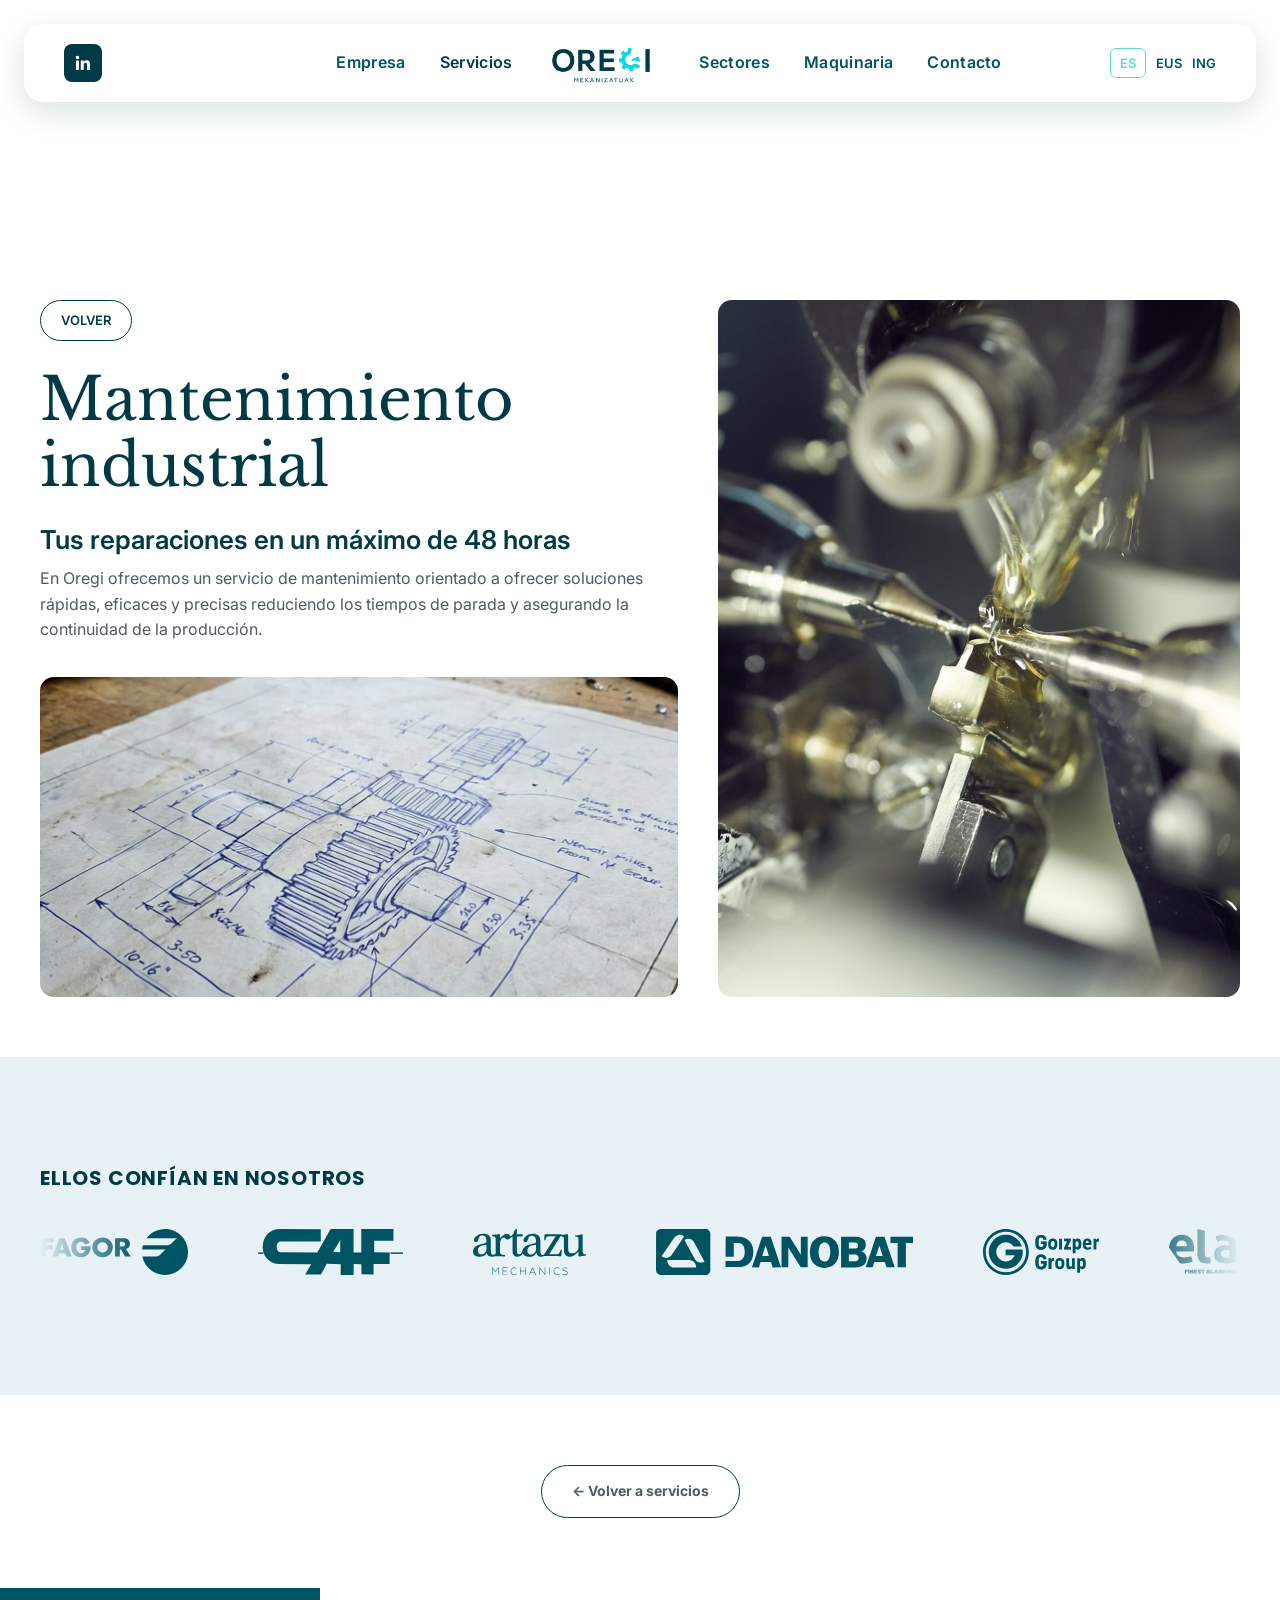
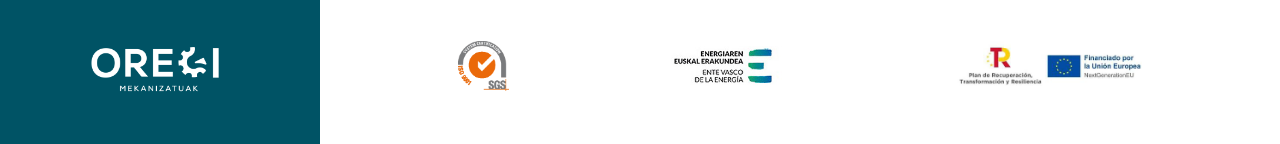
<file: servicios/mantenimiento-industrial.html>
<!DOCTYPE html>
<html lang="es" data-title-key="mantenimiento.pageTitle">
<head>
<meta charset="UTF-8" />
<meta name="viewport" content="width=device-width, initial-scale=1.0" />
<title>Mantenimiento industrial — Oregi Mekanizatuak</title>
<meta name="description" content="Servicio de mantenimiento industrial rápido, eficaz y preciso que reduce los tiempos de parada y asegura la continuidad de la producción. Oregi Mekanizatuak, Bergara." />
<link rel="preconnect" href="https://fonts.googleapis.com" />
<link rel="preconnect" href="https://fonts.gstatic.com" crossorigin />
<link href="https://fonts.googleapis.com/css2?family=Poppins:wght@500;600;700&family=Inter:wght@400;500;600&family=Libre+Baskerville:ital@0;1&display=swap" rel="stylesheet" />
<link rel="icon" href="../img/favicon.ico" sizes="any" />
<link rel="icon" type="image/png" sizes="32x32" href="../img/favicon-32x32.png" />
<link rel="icon" type="image/png" sizes="192x192" href="../img/favicon-192x192.png" />
<link rel="apple-touch-icon" href="../img/apple-touch-icon.png" />
<link rel="stylesheet" href="../css/style.css?v=104" />
</head>
<body>

<nav class="site-nav">
  <div class="container">
    <a class="nav-social" href="#" aria-label="LinkedIn" target="_blank" rel="noopener">
      <svg viewBox="0 0 24 24"><path d="M20.447 20.452h-3.554v-5.569c0-1.328-.027-3.037-1.852-3.037-1.853 0-2.136 1.445-2.136 2.939v5.667H9.351V9h3.414v1.561h.046c.477-.9 1.637-1.85 3.37-1.85 3.601 0 4.267 2.37 4.267 5.455v6.286zM5.337 7.433c-1.144 0-2.063-.926-2.063-2.065 0-1.138.92-2.063 2.063-2.063 1.14 0 2.064.925 2.064 2.063 0 1.139-.925 2.065-2.064 2.065zm1.782 13.019H3.555V9h3.564v11.452z"/></svg>
    </a>
    <div class="nav-side nav-side-left">
      <ul class="nav-links">
        <li><a href="../index.html#empresa" data-i18n="nav.empresa">Empresa</a></li>
        <li><a href="../index.html#servicios" class="active" data-i18n="nav.servicios">Servicios</a></li>
      </ul>
    </div>
    <a href="../index.html" class="nav-logo"><img src="../img/logo-oregi-color.png" alt="Oregi Mekanizatuak" /></a>
    <div class="nav-side nav-side-right">
      <ul class="nav-links">
        <li><a href="../index.html#sectores" data-i18n="nav.sectores">Sectores</a></li>
        <li><a href="../index.html#maquinaria" data-i18n="nav.maquinaria">Maquinaria</a></li>
        <li><a href="../index.html#contacto" data-i18n="nav.contacto">Contacto</a></li>
      </ul>
    </div>
    <div class="nav-lang">
      <span class="active" data-lang="es">ES</span>
      <span data-lang="eu">EUS</span>
      <span data-lang="en">ING</span>
    </div>
    <button class="nav-toggle" id="navToggle" aria-label="Abrir menú" data-i18n-attr="aria-label:nav.toggleAria"><span></span><span></span><span></span></button>
  </div>
</nav>

<section class="service-hero">
  <div class="container service-hero-grid top-align">
    <div class="reveal">
      <a href="../index.html#servicios" class="back-btn" data-i18n="common.back">VOLVER</a>
      <h1 data-i18n="mantenimiento.hero.title">Mantenimiento<br />industrial</h1>
      <p class="service-hero-lead lead-lg" data-i18n="mantenimiento.hero.lead">Tus reparaciones en un máximo de 48 horas</p>
      <p style="margin-top:6px;font-size:16px" data-i18n="mantenimiento.hero.text">En Oregi ofrecemos un servicio de mantenimiento orientado a ofrecer soluciones rápidas, eficaces y precisas reduciendo los tiempos de parada y asegurando la continuidad de la producción.</p>
      <video class="hero-video-block" src="../video/mantenimiento-hero.mp4" poster="../img/mantenimiento-hero-poster.jpg" autoplay muted loop playsinline></video>
    </div>
    <div class="service-hero-art reveal">
      <img src="../img/machine-tool.jpg" alt="Mantenimiento de maquinaria industrial en Oregi" data-i18n-attr="alt:mantenimiento.photoAlt" />
    </div>
  </div>
</section>

<section class="section-tint">
  <div class="container">
    <div class="section-head reveal" style="margin-bottom:20px">
      <h2 style="font-size:20px;letter-spacing:0.04em;text-transform:uppercase" data-i18n="clients.title">Ellos confían en nosotros</h2>
    </div>
    <div class="clients-marquee">
      <div class="clients-track">
        <img src="../img/clients/fagor.svg" alt="Fagor" />
        <img src="../img/clients/caf.svg" alt="CAF" />
        <img src="../img/clients/artazu.svg" alt="Artazu Mechanics" />
        <img src="../img/clients/danobat.svg" alt="Danobat" />
        <img src="../img/clients/goizper.svg" alt="Goizper Group" />
        <img src="../img/clients/elay.svg" alt="Elay" />
        <img src="../img/clients/urola.svg" alt="Urola" />
        <img src="../img/clients/erreka.svg" alt="Erreka" />
        <img src="../img/clients/lacor.svg" alt="Lacor" />
        <img src="../img/clients/recyde.svg" alt="Recyde" />
        <img src="../img/clients/fagor.svg" alt="" aria-hidden="true" />
        <img src="../img/clients/caf.svg" alt="" aria-hidden="true" />
        <img src="../img/clients/artazu.svg" alt="" aria-hidden="true" />
        <img src="../img/clients/danobat.svg" alt="" aria-hidden="true" />
        <img src="../img/clients/goizper.svg" alt="" aria-hidden="true" />
        <img src="../img/clients/elay.svg" alt="" aria-hidden="true" />
        <img src="../img/clients/urola.svg" alt="" aria-hidden="true" />
        <img src="../img/clients/erreka.svg" alt="" aria-hidden="true" />
        <img src="../img/clients/lacor.svg" alt="" aria-hidden="true" />
        <img src="../img/clients/recyde.svg" alt="" aria-hidden="true" />
      </div>
    </div>
  </div>
</section>

<div class="cta-back">
  <a href="../index.html#servicios" data-i18n="common.backToServices">&larr; Volver a servicios</a>
</div>

<footer class="site-footer">
  <div class="footer-logo-block reveal">
    <img class="footer-logo" src="../img/logo-oregi-white.png" alt="Oregi Mekanizatuak" />
  </div>
  <div class="footer-partners reveal-group">
    <img class="badge-round" src="../img/iso-badge.png" alt="ISO 9001 SGS" />
    <img src="../img/eu-recovery-logo.png" alt="Plan de Recuperación, Transformación y Resiliencia — Financiado por la Unión Europea" />
    <img src="../img/ente-vasco-logo.jpg" alt="Ente Vasco de la Energía" />
  </div>
</footer>

<script src="../js/script.js?v=9"></script>
</body>
</html>
</file>
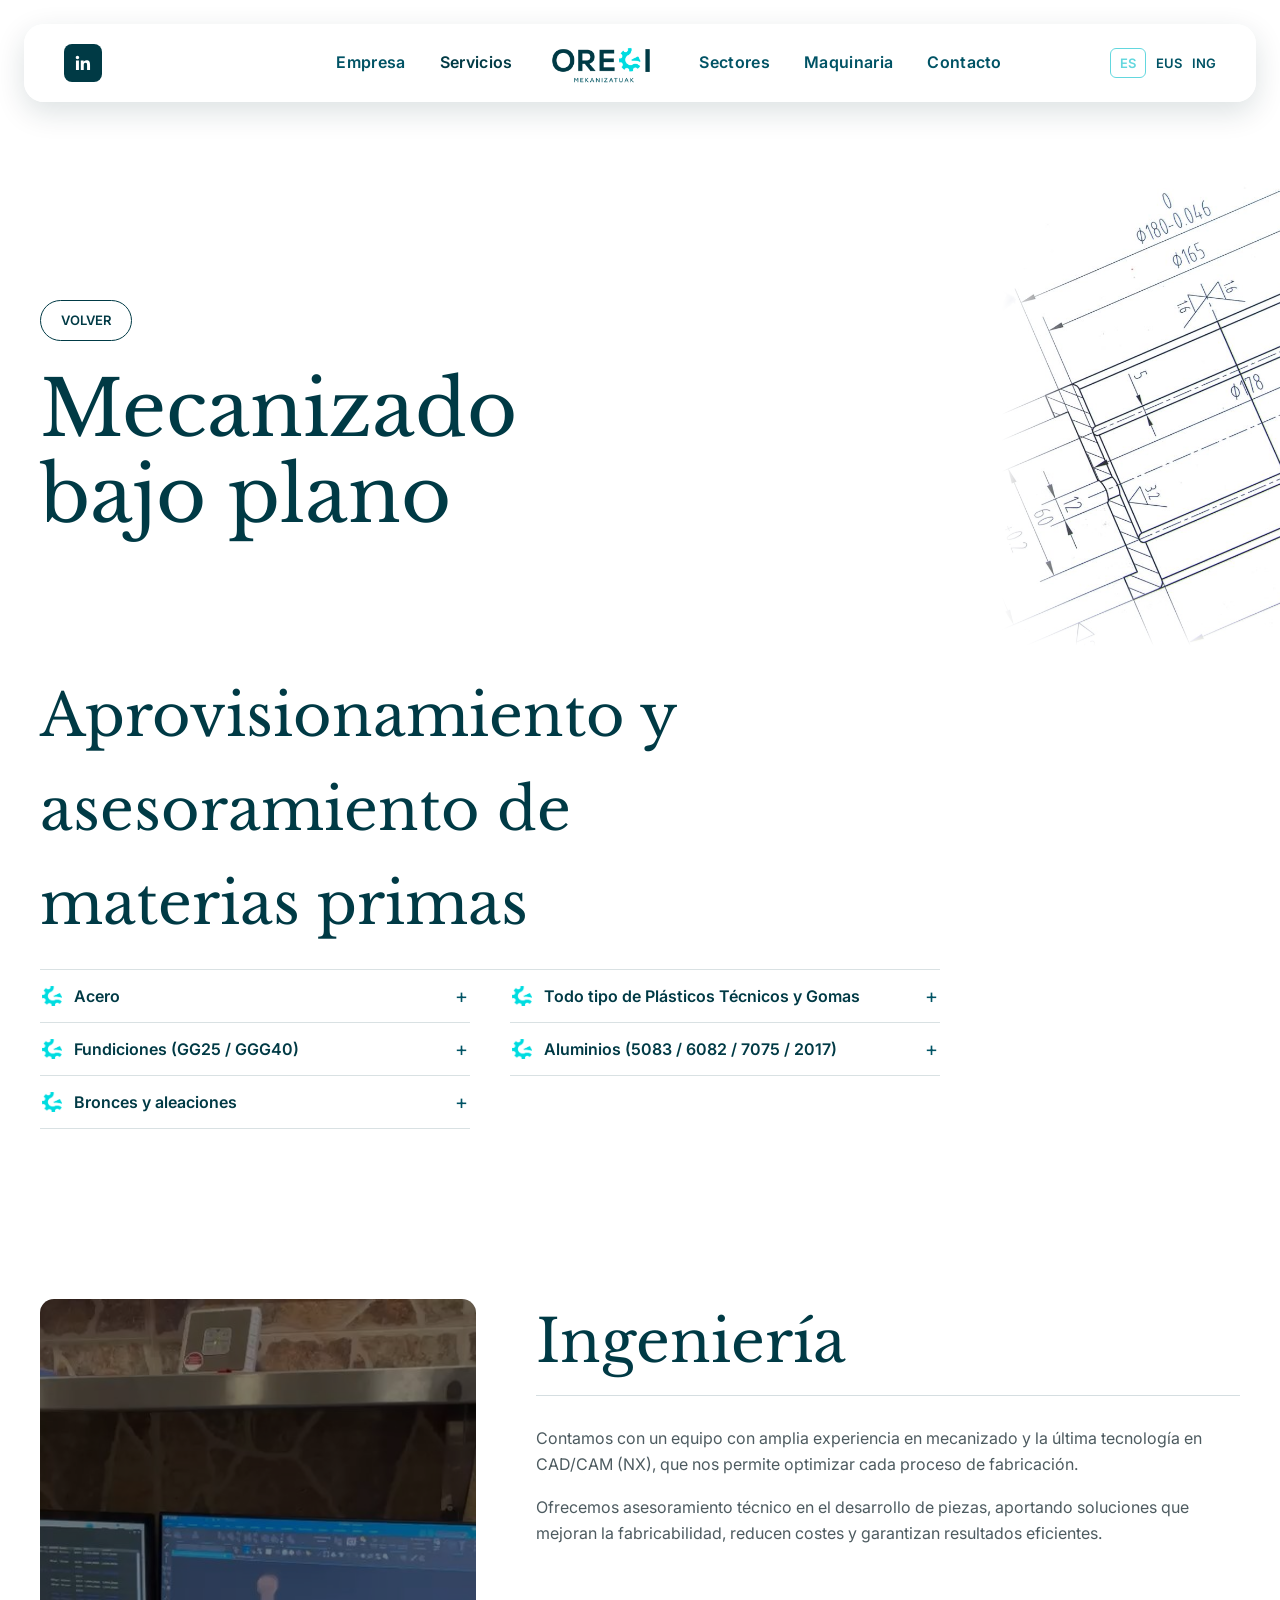
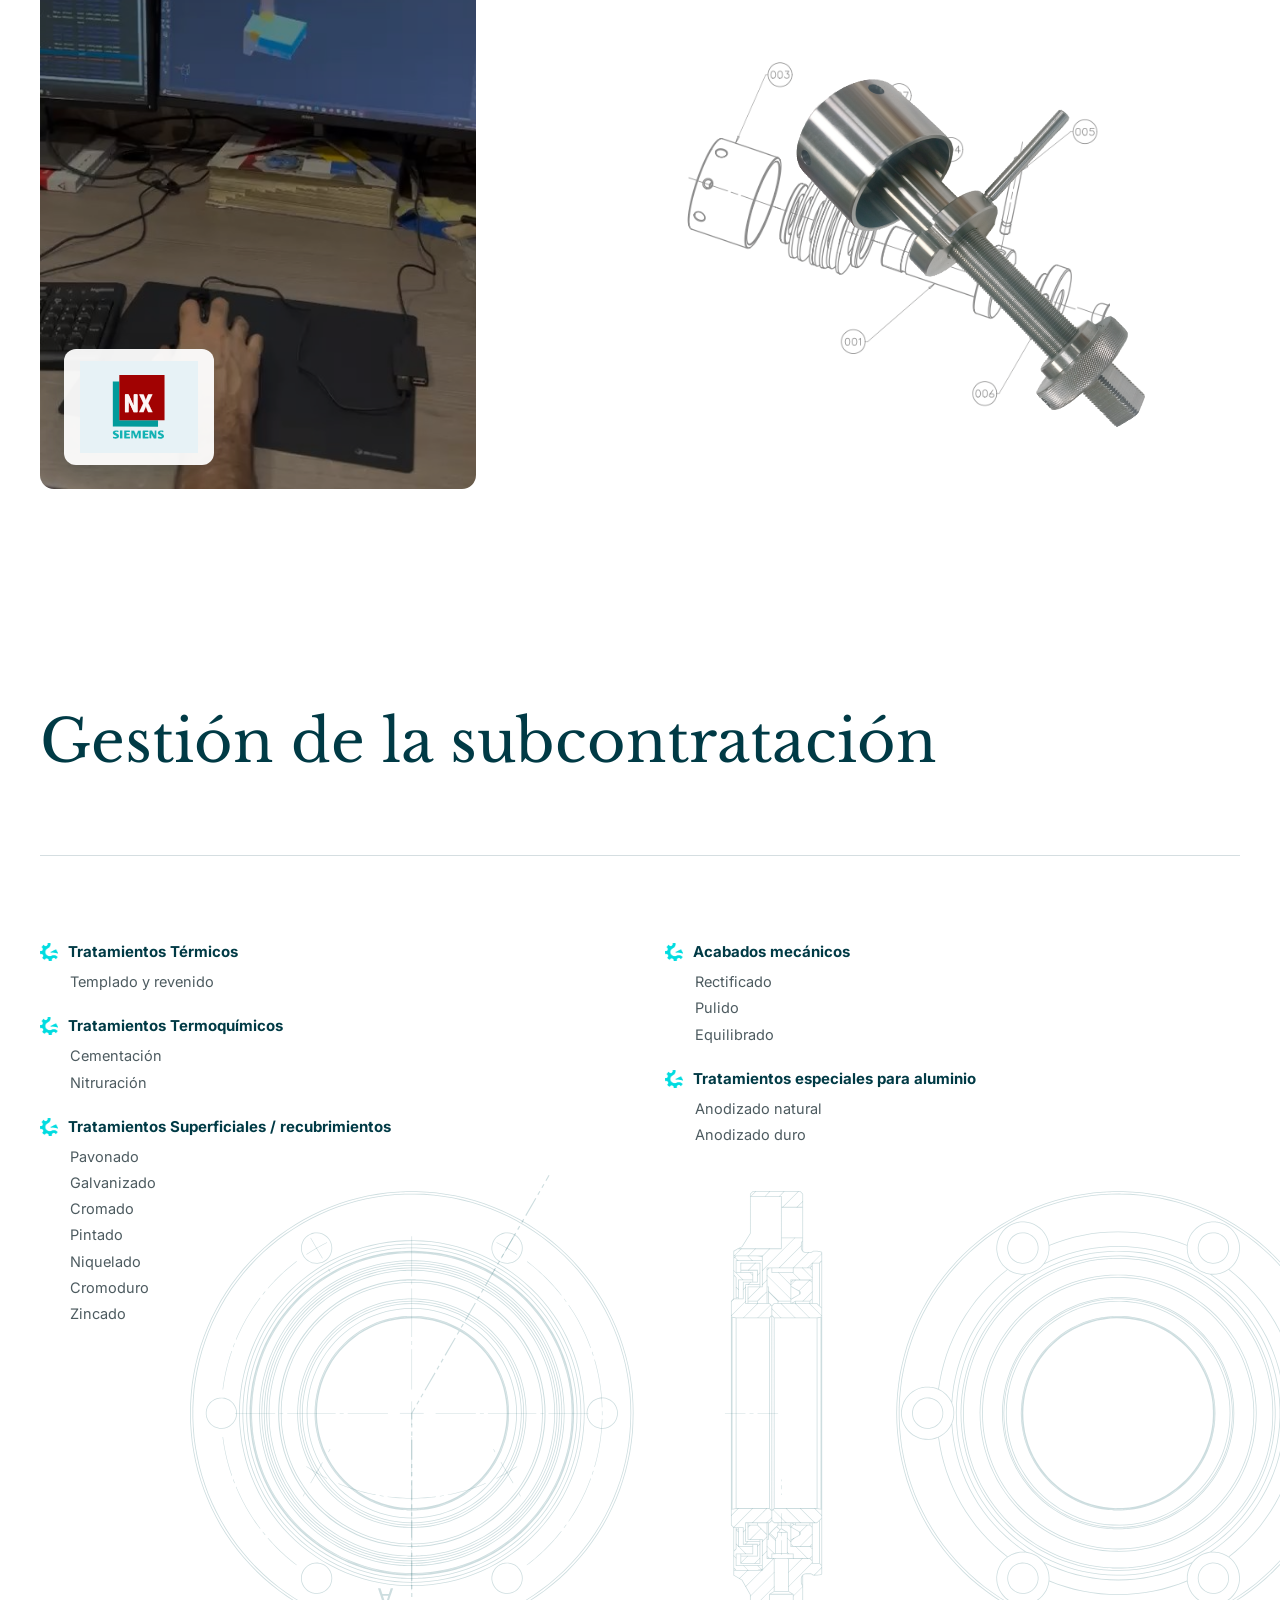
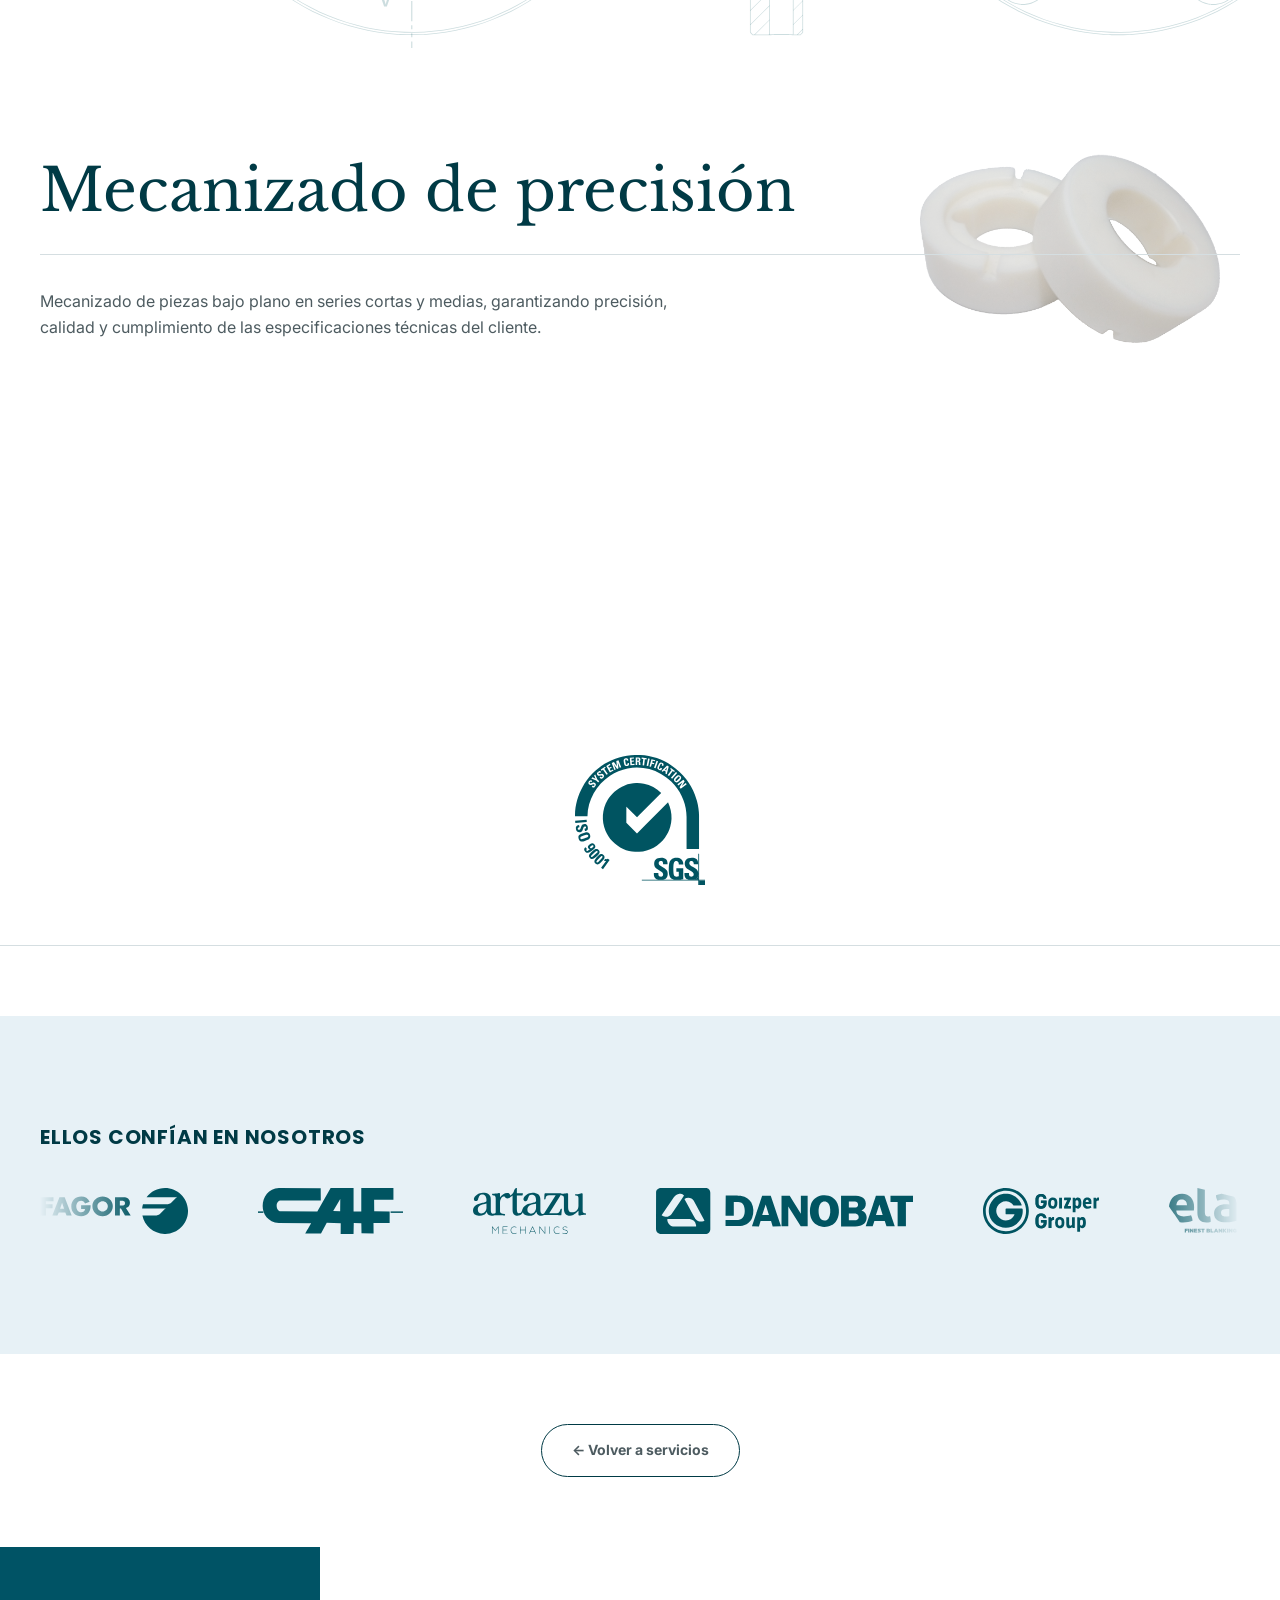
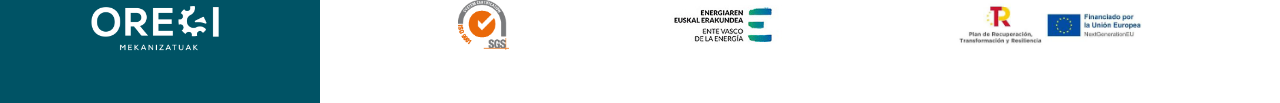
<file: servicios/mecanizado-bajo-plano.html>
<!DOCTYPE html>
<html lang="es" data-title-key="mecanizado.pageTitle">
<head>
<meta charset="UTF-8" />
<meta name="viewport" content="width=device-width, initial-scale=1.0" />
<title>Mecanizado bajo plano — Oregi Mekanizatuak</title>
<meta name="description" content="Aprovisionamiento y asesoramiento de materias primas, ingeniería CAM, gestión de subcontratación y verificación final. Oregi Mekanizatuak, Bergara." />
<link rel="preconnect" href="https://fonts.googleapis.com" />
<link rel="preconnect" href="https://fonts.gstatic.com" crossorigin />
<link href="https://fonts.googleapis.com/css2?family=Poppins:wght@500;600;700&family=Inter:wght@400;500;600&family=Libre+Baskerville:ital@0;1&display=swap" rel="stylesheet" />
<link rel="icon" href="../img/favicon.ico" sizes="any" />
<link rel="icon" type="image/png" sizes="32x32" href="../img/favicon-32x32.png" />
<link rel="icon" type="image/png" sizes="192x192" href="../img/favicon-192x192.png" />
<link rel="apple-touch-icon" href="../img/apple-touch-icon.png" />
<link rel="stylesheet" href="../css/style.css?v=104" />
</head>
<body>

<nav class="site-nav">
  <div class="container">
    <a class="nav-social" href="#" aria-label="LinkedIn" target="_blank" rel="noopener">
      <svg viewBox="0 0 24 24"><path d="M20.447 20.452h-3.554v-5.569c0-1.328-.027-3.037-1.852-3.037-1.853 0-2.136 1.445-2.136 2.939v5.667H9.351V9h3.414v1.561h.046c.477-.9 1.637-1.85 3.37-1.85 3.601 0 4.267 2.37 4.267 5.455v6.286zM5.337 7.433c-1.144 0-2.063-.926-2.063-2.065 0-1.138.92-2.063 2.063-2.063 1.14 0 2.064.925 2.064 2.063 0 1.139-.925 2.065-2.064 2.065zm1.782 13.019H3.555V9h3.564v11.452z"/></svg>
    </a>
    <div class="nav-side nav-side-left">
      <ul class="nav-links">
        <li><a href="../index.html#empresa" data-i18n="nav.empresa">Empresa</a></li>
        <li><a href="../index.html#servicios" class="active" data-i18n="nav.servicios">Servicios</a></li>
      </ul>
    </div>
    <a href="../index.html" class="nav-logo"><img src="../img/logo-oregi-color.png" alt="Oregi Mekanizatuak" /></a>
    <div class="nav-side nav-side-right">
      <ul class="nav-links">
        <li><a href="../index.html#sectores" data-i18n="nav.sectores">Sectores</a></li>
        <li><a href="../index.html#maquinaria" data-i18n="nav.maquinaria">Maquinaria</a></li>
        <li><a href="../index.html#contacto" data-i18n="nav.contacto">Contacto</a></li>
      </ul>
    </div>
    <div class="nav-lang">
      <span class="active" data-lang="es">ES</span>
      <span data-lang="eu">EUS</span>
      <span data-lang="en">ING</span>
    </div>
    <button class="nav-toggle" id="navToggle" aria-label="Abrir menú" data-i18n-attr="aria-label:nav.toggleAria"><span></span><span></span><span></span></button>
  </div>
</nav>

<section class="service-hero">
  <img class="service-hero-blueprint" src="../img/blueprint.jpg" alt="Plano técnico de mecanizado" data-i18n-attr="alt:mecanizado.blueprintAlt" />
  <div class="container service-hero-grid single-col">
    <div class="service-hero-text reveal">
      <a href="../index.html#servicios" class="back-btn" data-i18n="common.back">VOLVER</a>
      <h1 data-i18n="mecanizado.hero.title">Mecanizado<br />bajo plano</h1>

      <div class="hero-sub-grid">
        <p class="service-hero-lead" data-i18n="mecanizado.hero.lead">Aprovisionamiento y asesoramiento de materias&nbsp;primas</p>

        <div class="accordion reveal-group" id="materialsAccordion">
          <div class="accordion-item">
            <button class="accordion-trigger">
              <img class="gear-ico" src="../img/gear-icon.png" alt="" />
              <span class="label" data-i18n="mecanizado.materials.acero.label">Acero</span>
              <span class="plus">+</span>
            </button>
            <div class="accordion-panel">
              <div class="accordion-panel-inner" data-i18n="mecanizado.materials.acero.panel">Aceros de construcción, bonificados y de cementación para todo tipo de aplicaciones mecánicas.</div>
            </div>
          </div>
          <div class="accordion-item">
            <button class="accordion-trigger">
              <img class="gear-ico" src="../img/gear-icon.png" alt="" />
              <span class="label" data-i18n="mecanizado.materials.plasticos.label">Todo tipo de Plásticos Técnicos y Gomas</span>
              <span class="plus">+</span>
            </button>
            <div class="accordion-panel">
              <div class="accordion-panel-inner" data-i18n="mecanizado.materials.plasticos.panel">Nylon, POM, PTFE, PEEK y elastómeros técnicos mecanizables bajo plano.</div>
            </div>
          </div>
          <div class="accordion-item">
            <button class="accordion-trigger">
              <img class="gear-ico" src="../img/gear-icon.png" alt="" />
              <span class="label" data-i18n="mecanizado.materials.fundiciones.label">Fundiciones (GG25 / GGG40)</span>
              <span class="plus">+</span>
            </button>
            <div class="accordion-panel">
              <div class="accordion-panel-inner" data-i18n="mecanizado.materials.fundiciones.panel">Fundición gris y nodular para piezas de alta exigencia mecánica.</div>
            </div>
          </div>
          <div class="accordion-item">
            <button class="accordion-trigger">
              <img class="gear-ico" src="../img/gear-icon.png" alt="" />
              <span class="label" data-i18n="mecanizado.materials.aluminios.label">Aluminios (5083 / 6082 / 7075 / 2017)</span>
              <span class="plus">+</span>
            </button>
            <div class="accordion-panel">
              <div class="accordion-panel-inner" data-i18n="mecanizado.materials.aluminios.panel">Aleaciones de aluminio de uso estructural y aeronáutico.</div>
            </div>
          </div>
          <div class="accordion-item">
            <button class="accordion-trigger">
              <img class="gear-ico" src="../img/gear-icon.png" alt="" />
              <span class="label" data-i18n="mecanizado.materials.bronces.label">Bronces y aleaciones</span>
              <span class="plus">+</span>
            </button>
            <div class="accordion-panel">
              <div class="accordion-panel-inner" data-i18n="mecanizado.materials.bronces.panel">Bronces de alta resistencia al desgaste para componentes de precisión.</div>
            </div>
          </div>
        </div>
      </div>
    </div>
  </div>
</section>

<section class="section-light ingenieria-section">
  <div class="container ingenieria-grid">
    <h3 class="ingenieria-title reveal" data-i18n="mecanizado.ingenieria.title">Ingeniería</h3>
    <div class="ingenieria-media reveal">
      <video class="eng-photo" src="../video/ingenieria-media.mp4" poster="../img/ingenieria-poster.jpg" autoplay muted loop playsinline></video>
      <img class="nx-logo-overlay" src="../img/nx-siemens-logo.svg" alt="Siemens NX" />
    </div>
    <div class="ingenieria-text reveal">
      <div class="ingenieria-divider"></div>
      <div class="ingenieria-body">
        <div class="ingenieria-paragraphs">
          <p data-i18n="mecanizado.ingenieria.p1">Contamos con un equipo con amplia experiencia en mecanizado y la última tecnología en CAD/CAM (NX), que nos permite optimizar cada proceso de fabricación.</p>
          <p data-i18n="mecanizado.ingenieria.p2">Ofrecemos asesoramiento técnico en el desarrollo de piezas, aportando soluciones que mejoran la fabricabilidad, reducen costes y garantizan resultados eficientes.</p>
        </div>
      </div>
      <div class="subcontrata-art">
        <img class="subcontrata-art-bg" src="../img/exploded-lineart.png?v=2" alt="" />
        <img class="subcontrata-art-fg" src="../img/exploded-detail.svg" alt="Despiece técnico de una pieza mecanizada" data-i18n-attr="alt:mecanizado.explodedAlt" />
      </div>
    </div>
  </div>
</section>

<section class="section-light subcontrata-section">
  <img class="subcontrata-plano reveal" src="../img/subcontrata-plano.svg" alt="Plano técnico de pieza mecanizada" data-i18n-attr="alt:mecanizado.subcontrataPlanoAlt" />
  <div class="container treatments-grid reveal-group">
    <h3 data-i18n="mecanizado.subcontrata.title">Gestión de la subcontratación</h3>
    <div class="treatments-divider" style="grid-column:1/-1"></div>
    <div class="treatment-col">
      <div class="treatment-block">
        <div class="t-title">
          <img class="gear-ico" src="../img/gear-icon.png" alt="" />
          <span data-i18n="mecanizado.treat.termicos.title">Tratamientos Térmicos</span>
        </div>
        <ul><li data-i18n="mecanizado.treat.termicos.li1">Templado y revenido</li></ul>
      </div>
      <div class="treatment-block">
        <div class="t-title">
          <img class="gear-ico" src="../img/gear-icon.png" alt="" />
          <span data-i18n="mecanizado.treat.termoquimicos.title">Tratamientos Termoquímicos</span>
        </div>
        <ul><li data-i18n="mecanizado.treat.termoquimicos.li1">Cementación</li><li data-i18n="mecanizado.treat.termoquimicos.li2">Nitruración</li></ul>
      </div>
      <div class="treatment-block">
        <div class="t-title">
          <img class="gear-ico" src="../img/gear-icon.png" alt="" />
          <span data-i18n="mecanizado.treat.superficiales.title">Tratamientos Superficiales / recubrimientos</span>
        </div>
        <ul><li data-i18n="mecanizado.treat.superficiales.li1">Pavonado</li><li data-i18n="mecanizado.treat.superficiales.li2">Galvanizado</li><li data-i18n="mecanizado.treat.superficiales.li3">Cromado</li><li data-i18n="mecanizado.treat.superficiales.li4">Pintado</li><li data-i18n="mecanizado.treat.superficiales.li5">Niquelado</li><li data-i18n="mecanizado.treat.superficiales.li6">Cromoduro</li><li data-i18n="mecanizado.treat.superficiales.li7">Zincado</li></ul>
      </div>
    </div>
    <div class="treatment-col">
      <div class="treatment-block">
        <div class="t-title">
          <img class="gear-ico" src="../img/gear-icon.png" alt="" />
          <span data-i18n="mecanizado.treat.acabados.title">Acabados mecánicos</span>
        </div>
        <ul><li data-i18n="mecanizado.treat.acabados.li1">Rectificado</li><li data-i18n="mecanizado.treat.acabados.li2">Pulido</li><li data-i18n="mecanizado.treat.acabados.li3">Equilibrado</li></ul>
      </div>
      <div class="treatment-block">
        <div class="t-title">
          <img class="gear-ico" src="../img/gear-icon.png" alt="" />
          <span data-i18n="mecanizado.treat.aluminio.title">Tratamientos especiales para aluminio</span>
        </div>
        <ul><li data-i18n="mecanizado.treat.aluminio.li1">Anodizado natural</li><li data-i18n="mecanizado.treat.aluminio.li2">Anodizado duro</li></ul>
      </div>
    </div>
  </div>
</section>

<section class="section-light precision-section">
  <img class="precision-rings reveal" src="../img/plastic-rings.png" alt="Piezas de plástico mecanizadas de precisión" data-i18n-attr="alt:mecanizado.precisionRingsAlt" />
  <div class="container">
    <h3 class="reveal" data-i18n="mecanizado.precision.title">Mecanizado de precisión</h3>
    <div class="precision-divider"></div>
    <p class="reveal" data-i18n="mecanizado.precision.text">Mecanizado de piezas bajo plano en series cortas y medias, garantizando precisión, calidad y cumplimiento de las especificaciones técnicas del cliente.</p>
  </div>
</section>

<section class="section-light verificacion">
  <div class="container">
    <h3 class="reveal" data-i18n="mecanizado.control.title">Control del 100%<br />del producto.</h3>
    <img class="verificacion-seal reveal" src="../img/iso-seal-watermark.svg" alt="" />
  </div>
  <div class="verificacion-divider container"></div>
</section>

<section class="section-tint">
  <div class="container">
    <div class="section-head reveal" style="margin-bottom:20px">
      <h2 style="font-size:20px;letter-spacing:0.04em;text-transform:uppercase" data-i18n="clients.title">Ellos confían en nosotros</h2>
    </div>
    <div class="clients-marquee">
      <div class="clients-track">
        <img src="../img/clients/fagor.svg" alt="Fagor" />
        <img src="../img/clients/caf.svg" alt="CAF" />
        <img src="../img/clients/artazu.svg" alt="Artazu Mechanics" />
        <img src="../img/clients/danobat.svg" alt="Danobat" />
        <img src="../img/clients/goizper.svg" alt="Goizper Group" />
        <img src="../img/clients/elay.svg" alt="Elay" />
        <img src="../img/clients/urola.svg" alt="Urola" />
        <img src="../img/clients/erreka.svg" alt="Erreka" />
        <img src="../img/clients/lacor.svg" alt="Lacor" />
        <img src="../img/clients/recyde.svg" alt="Recyde" />
        <img src="../img/clients/fagor.svg" alt="" aria-hidden="true" />
        <img src="../img/clients/caf.svg" alt="" aria-hidden="true" />
        <img src="../img/clients/artazu.svg" alt="" aria-hidden="true" />
        <img src="../img/clients/danobat.svg" alt="" aria-hidden="true" />
        <img src="../img/clients/goizper.svg" alt="" aria-hidden="true" />
        <img src="../img/clients/elay.svg" alt="" aria-hidden="true" />
        <img src="../img/clients/urola.svg" alt="" aria-hidden="true" />
        <img src="../img/clients/erreka.svg" alt="" aria-hidden="true" />
        <img src="../img/clients/lacor.svg" alt="" aria-hidden="true" />
        <img src="../img/clients/recyde.svg" alt="" aria-hidden="true" />
      </div>
    </div>
  </div>
</section>

<div class="cta-back">
  <a href="../index.html#servicios" data-i18n="common.backToServices">&larr; Volver a servicios</a>
</div>

<footer class="site-footer">
  <div class="footer-logo-block reveal">
    <img class="footer-logo" src="../img/logo-oregi-white.png" alt="Oregi Mekanizatuak" />
  </div>
  <div class="footer-partners reveal-group">
    <img class="badge-round" src="../img/iso-badge.png" alt="ISO 9001 SGS" />
    <img src="../img/eu-recovery-logo.png" alt="Plan de Recuperación, Transformación y Resiliencia — Financiado por la Unión Europea" />
    <img src="../img/ente-vasco-logo.jpg" alt="Ente Vasco de la Energía" />
  </div>
</footer>

<script src="../js/script.js?v=9"></script>
</body>
</html>
</file>
<file: css/style.css>
/* ===================================================
   Oregi Mekanizatuak — estilos generales
=================================================== */

:root {
  --dark: #003a45;
  --teal: #005365;
  --teal-2: #004a5a;
  --light-bg: #e7f1f6;
  --cyan: #00dce0;
  --cyan-2: #63d7de;
  --white: #ffffff;
  --text-body: #4d5b60;
  --text-body-light: rgba(255, 255, 255, 0.82);
  --max: 1280px;
  --radius: 14px;
  --font-head: 'Poppins', sans-serif;
  --font-body: 'Inter', sans-serif;
  --font-head-serif: 'Libre Baskerville', serif;
}

* , *::before, *::after { box-sizing: border-box; margin: 0; padding: 0; }

html { scroll-behavior: smooth; }

body {
  font-family: var(--font-body);
  color: var(--text-body);
  background: var(--white);
  line-height: 1.6;
  -webkit-font-smoothing: antialiased;
  overflow-x: hidden;
}

img { max-width: 100%; display: block; }

a { text-decoration: none; color: inherit; }

ul { list-style: none; }

button { font-family: inherit; cursor: pointer; }

h1, h2, h3, h4 {
  font-family: var(--font-head);
  color: var(--dark);
  font-weight: 700;
  line-height: 1.12;
}

.container {
  max-width: var(--max);
  margin: 0 auto;
  padding: 0 40px;
}

.eyebrow {
  display: inline-block;
  font-size: 13px;
  font-weight: 600;
  letter-spacing: 0.14em;
  color: var(--cyan);
  margin-bottom: 14px;
}

/* ===================== NAV ===================== */

.site-nav {
  position: fixed;
  top: 24px; left: 24px; right: 24px;
  z-index: 500;
  max-width: calc(var(--max) + 40px);
  margin: 0 auto;
  background: rgba(255, 255, 255, 0.97);
  border-radius: 20px;
  backdrop-filter: blur(10px);
  -webkit-backdrop-filter: blur(10px);
  box-shadow: 0 10px 30px rgba(0, 40, 50, 0.14);
}

.site-nav .container {
  display: flex;
  align-items: center;
  justify-content: space-between;
  height: 78px;
}

.nav-side {
  display: flex;
  align-items: center;
  gap: 28px;
  flex: 1;
  min-width: 0;
}
.nav-side-left { justify-content: flex-end; }
.nav-side-right { justify-content: flex-start; }

.nav-social {
  width: 38px;
  height: 38px;
  border-radius: 8px;
  background: var(--dark);
  color: var(--white);
  display: flex;
  align-items: center;
  justify-content: center;
  flex-shrink: 0;
}
.nav-social svg { width: 20px; height: 20px; fill: var(--white); }

.nav-links {
  display: flex;
  align-items: center;
  gap: 34px;
}
.nav-links a {
  font-size: 16px;
  font-weight: 600;
  letter-spacing: 0.02em;
  color: var(--teal);
  white-space: nowrap;
  transition: color 0.2s ease;
}
.nav-links a:hover { color: var(--cyan); }
.nav-links a.active { color: var(--dark); }

.nav-logo {
  display: flex;
  align-items: center;
  justify-content: center;
  flex-shrink: 0;
  margin: 0 28px;
}
.nav-logo img { height: 46px; width: auto; }

.nav-lang {
  display: flex;
  align-items: center;
  gap: 10px;
  flex-shrink: 0;
}
.nav-lang span {
  font-size: 13px;
  font-weight: 600;
  color: var(--teal);
  cursor: pointer;
}
.nav-lang span.active {
  color: var(--cyan-2);
  border: 1.5px solid var(--cyan-2);
  border-radius: 6px;
  padding: 4px 9px;
}

.nav-toggle {
  display: none;
  width: 30px; height: 22px;
  flex-direction: column;
  justify-content: space-between;
  background: none;
  border: none;
  flex-shrink: 0;
}
.nav-toggle span { display: block; height: 2.5px; width: 100%; background: var(--dark); border-radius: 2px; }

/* ===================== HERO (home) ===================== */

.hero {
  position: relative;
  min-height: 100vh;
  display: flex;
  align-items: center;
  justify-content: center;
  padding: 120px 0;
  overflow: hidden;
  text-align: center;
}
.hero::before {
  content: "";
  position: absolute;
  inset: 0;
  background: linear-gradient(180deg, rgba(0,20,25,0.55) 0%, rgba(0,25,30,0.72) 60%, rgba(0,58,69,0.9) 100%);
  z-index: 1;
}
.hero-bg {
  position: absolute;
  inset: 0;
  width: 100%; height: 100%;
  object-fit: cover;
  z-index: 0;
}
.hero-bg-static {
  display: none;
  position: absolute;
  inset: 0;
  width: 100%; height: 100%;
  object-fit: cover;
  z-index: 0;
}
.hero-mobile-overlay { display: none; }
.hero-content {
  position: relative;
  z-index: 2;
  max-width: 980px;
  margin: 0 auto;
  display: flex;
  flex-direction: column;
  align-items: center;
}
.hero-gear {
  width: 50px;
  margin-bottom: 26px;
}
.hero h1 {
  color: var(--white);
  font-family: 'Libre Baskerville', serif;
  font-size: clamp(30px, 4.6vw, 58px);
  font-weight: 400;
  line-height: 1.3;
}
.hero h1 .hero-line { display: block; white-space: nowrap; }
.hero h1 .hero-word { display: inline-block; white-space: nowrap; }
.hero h1 .letter {
  display: inline-block;
  opacity: 0;
  transform: translateY(22px);
  animation: letterIn 0.6s ease forwards;
}
@keyframes letterIn {
  to { opacity: 1; transform: translateY(0); }
}

/* ===================== SERVICE HERO (light) ===================== */

.service-hero {
  position: relative;
  padding: 300px 0 60px;
  background: var(--white);
  overflow: hidden;
  min-height: 1050px;
}
.ingenieria-section { padding-top: 90px; }
.service-hero-blueprint {
  position: absolute;
  top: 180px;
  right: -260px;
  width: 720px;
  max-width: 42vw;
  z-index: 0;
  pointer-events: none;
  -webkit-mask-image:
    linear-gradient(to right, transparent 0%, #000 14%),
    linear-gradient(to top, transparent 0%, #000 14%);
  -webkit-mask-repeat: no-repeat, no-repeat;
  -webkit-mask-size: 100% 100%, 100% 100%;
  -webkit-mask-composite: source-in;
  mask-image:
    linear-gradient(to right, transparent 0%, #000 14%),
    linear-gradient(to top, transparent 0%, #000 14%);
  mask-repeat: no-repeat, no-repeat;
  mask-size: 100% 100%, 100% 100%;
  mask-composite: intersect;
}
.back-btn {
  display: inline-flex;
  align-items: center;
  gap: 8px;
  margin-bottom: 26px;
  border: 1.5px solid var(--dark);
  border-radius: 30px;
  padding: 9px 20px;
  font-size: 13px;
  font-weight: 600;
  color: var(--dark);
  transition: all 0.2s ease;
}
.back-btn:hover { background: var(--dark); color: var(--white); }
.service-hero-text .back-btn { display: flex; width: max-content; }

.service-hero-grid {
  display: grid;
  grid-template-columns: 1.1fr 0.9fr;
  gap: 40px;
  align-items: center;
  position: relative;
  z-index: 2;
}
.service-hero-grid.single-col { display: block; }
.service-hero-text {
  position: relative;
  z-index: 1;
  max-width: 620px;
}
.service-hero-grid.single-col .service-hero-text { max-width: 900px; }
.service-hero h1 {
  font-family: var(--font-head-serif);
  font-weight: 400;
  font-size: clamp(38px, 4.6vw, 64px);
}
.service-hero-text h1 {
  font-size: clamp(50px, 6vw, 90px);
}
.hero-sub-grid {
  margin-top: 130px;
}
.service-hero-lead {
  font-weight: 600;
  color: var(--dark);
  font-size: 17px;
  margin: 20px 0 6px;
}
.service-hero-lead.lead-lg { font-size: 26px; }
.service-hero-text .service-hero-lead {
  font-family: var(--font-head-serif);
  font-weight: 400;
  font-size: clamp(38px, 4.6vw, 64px);
  color: var(--dark);
  margin: 0 0 8px;
}
.service-hero-grid.top-align { align-items: stretch; }
.service-hero-art {
  position: relative;
  height: 100%;
}
.service-hero-art img {
  position: relative;
  z-index: 1;
  width: 100%;
  height: 100%;
  object-fit: cover;
  border-radius: var(--radius);
}
.service-hero-art img.service-hero-gear-watermark {
  position: absolute;
  top: -40px;
  right: 30px;
  width: 55%;
  height: auto;
  object-fit: contain;
  z-index: 2;
  pointer-events: none;
  mix-blend-mode: multiply;
}
.hero-video-block {
  background: var(--teal);
  border-radius: var(--radius);
  width: 100%;
  height: 320px;
  margin-top: 34px;
  object-fit: cover;
  display: block;
}
.section-divider {
  border-top: 1px solid #d5dee1;
}

/* Accordion (materials list) */
.accordion {
  margin-top: 18px;
  border-top: 1px solid rgba(0,58,69,0.15);
  display: grid;
  grid-template-columns: 1fr 1fr;
  column-gap: 40px;
}
.accordion-item { border-bottom: 1px solid rgba(0,58,69,0.15); }
.accordion-trigger {
  width: 100%;
  display: flex;
  align-items: center;
  justify-content: space-between;
  gap: 12px;
  background: none;
  border: none;
  padding: 16px 2px;
  text-align: left;
  font-size: 16px;
  font-weight: 600;
  color: var(--dark);
}
.accordion-trigger .gear-ico { flex-shrink: 0; width: 20px; height: 20px; }
.accordion-trigger .label { flex: 1; }
.accordion-trigger .plus {
  font-size: 20px;
  font-weight: 400;
  color: var(--teal);
  transition: transform 0.25s ease;
  line-height: 1;
}
.accordion-item.open .plus { transform: rotate(45deg); }
.accordion-panel {
  max-height: 0;
  overflow: hidden;
  transition: max-height 0.3s ease;
}
.accordion-item.open .accordion-panel { max-height: 300px; }
.accordion-panel-inner { padding: 0 2px 18px 38px; font-size: 15px; color: var(--text-body); }

/* ===================== SECTION GENERIC ===================== */

section { position: relative; }

.section-dark {
  background: var(--teal);
  color: var(--text-body-light);
  padding: 110px 0;
}
.section-dark h2 { color: var(--white); }
.section-light {
  background: var(--white);
  padding: 110px 0;
}
.section-tint {
  background: var(--light-bg);
  padding: 110px 0;
}

.section-head {
  display: flex;
  justify-content: space-between;
  align-items: flex-end;
  gap: 40px;
  margin-bottom: 56px;
}
.section-head h2 { font-size: clamp(30px, 3.6vw, 44px); }
.section-head p { max-width: 420px; font-size: 15px; }
.section-head-center {
  justify-content: center;
  text-align: center;
}
.section-head-center h2 {
  font-family: var(--font-head-serif);
  font-weight: 400;
  font-size: clamp(38px, 4.6vw, 64px);
}
.section-dark .section-head p { color: var(--text-body-light); }

/* Servicios */
.services-section { overflow: hidden; }

.services-layout {
  position: relative;
  display: grid;
  grid-template-columns: 1fr 1.15fr;
  gap: 60px;
  align-items: center;
}

.services-gear-bg {
  position: absolute;
  top: 50%; left: 28%;
  width: 640px;
  max-width: 60vw;
  transform: translate(-50%, -50%);
  opacity: 0.55;
  filter: brightness(0) invert(90%) sepia(12%) saturate(300%) hue-rotate(155deg);
  pointer-events: none;
  z-index: 0;
}

.services-intro {
  position: relative;
  z-index: 1;
}
.services-intro h2 {
  font-family: var(--font-head-serif);
  font-weight: 400;
  font-size: clamp(38px, 4.6vw, 64px);
  margin-bottom: 30px;
}
.services-intro p {
  font-size: 15.5px;
  max-width: 440px;
  margin-bottom: 16px;
}
.services-intro strong { color: var(--dark); }

.services-cards {
  position: relative;
  z-index: 1;
  display: flex;
  flex-direction: column;
  gap: 26px;
}
.service-card {
  position: relative;
  overflow: hidden;
  background: var(--white);
  border: 1.5px solid rgba(0, 58, 69, 0.14);
  border-radius: var(--radius);
  padding: 34px 30px;
  display: flex;
  align-items: center;
  justify-content: space-between;
  gap: 20px;
  transition: border-color 0.25s ease, box-shadow 0.25s ease;
}
.service-card:hover { border-color: var(--cyan-2); box-shadow: 0 12px 30px rgba(0, 58, 69, 0.08); }
.service-card-gear-bg {
  position: absolute;
  top: 50%; right: -20px;
  width: 150px;
  transform: translateY(-50%);
  opacity: 0.35;
  filter: brightness(0) invert(90%) sepia(12%) saturate(300%) hue-rotate(155deg);
  pointer-events: none;
  z-index: 0;
}
.service-card h3, .service-card .more-btn { position: relative; z-index: 1; }
.service-card h3 {
  font-family: var(--font-head-serif);
  font-weight: 400;
  color: var(--dark);
  font-size: clamp(24px, 2.6vw, 32px);
}
.service-card .more-btn {
  flex-shrink: 0;
  display: inline-block;
  background: var(--dark);
  border-radius: 30px;
  padding: 13px 26px;
  font-size: 12px;
  font-weight: 700;
  letter-spacing: 0.04em;
  color: var(--white);
  transition: background 0.2s ease;
}
.service-card .more-btn:hover { background: var(--teal); }

.services-strip {
  position: relative;
  z-index: 1;
  margin-top: 70px;
  width: 100%;
  height: 340px;
  overflow: hidden;
}
.services-strip img { width: 100%; height: 100%; object-fit: cover; }
.services-strip::after { content: ""; position: absolute; inset: 0; background: rgba(0,20,25,0.5); }
.services-strip .strip-logo {
  position: absolute;
  inset: 0;
  z-index: 1;
  display: flex;
  align-items: center;
  justify-content: center;
}
.services-strip .strip-logo img {
  height: 78px;
  width: auto;
  filter: drop-shadow(0 6px 24px rgba(0,0,0,0.35));
}

/* Scroll reveal */
:root { --ease-reveal: cubic-bezier(0.23, 1, 0.32, 1); }
.reveal {
  opacity: 0;
  transform: translateY(32px);
  transition: opacity 0.7s var(--ease-reveal), transform 0.7s var(--ease-reveal);
}
.reveal.in-view {
  opacity: 1;
  transform: translateY(0);
}
.reveal-group > * {
  opacity: 0;
  transform: translateY(24px);
  transition: opacity 0.6s var(--ease-reveal), transform 0.6s var(--ease-reveal);
}
.reveal-group.in-view > * { opacity: 1; transform: translateY(0); }
.reveal-group.in-view > *:nth-child(1) { transition-delay: 0ms; }
.reveal-group.in-view > *:nth-child(2) { transition-delay: 70ms; }
.reveal-group.in-view > *:nth-child(3) { transition-delay: 140ms; }
.reveal-group.in-view > *:nth-child(4) { transition-delay: 210ms; }
.reveal-group.in-view > *:nth-child(5) { transition-delay: 280ms; }
.reveal-group.in-view > *:nth-child(6) { transition-delay: 350ms; }
.reveal-group.in-view > *:nth-child(7) { transition-delay: 420ms; }
.reveal-group.in-view > *:nth-child(8) { transition-delay: 490ms; }
.reveal-group.in-view > *:nth-child(n+9) { transition-delay: 560ms; }
@media (prefers-reduced-motion: reduce) {
  .reveal, .reveal-group > * {
    transform: none !important;
    transition: opacity 0.4s ease !important;
  }
}

/* Sectores tabs */
.sectores-tabs {
  display: flex;
  flex-wrap: wrap;
  justify-content: space-between;
  border-top: 1px solid rgba(0,58,69,0.12);
  padding-top: 10px;
  margin-bottom: 60px;
}
.sectores-tabs button {
  position: relative;
  display: flex;
  align-items: center;
  justify-content: center;
  background: none;
  border: none;
  border-radius: 12px;
  padding: 26px 18px;
  font-size: 15px;
  font-weight: 600;
  color: var(--dark);
  flex: 1;
  text-align: center;
  overflow: hidden;
}
.sectores-tabs button.active { background: var(--light-bg); }
.sectores-tabs button .gear-ico {
  position: absolute;
  top: 50%; left: 50%;
  width: 64px;
  height: 64px;
  transform: translate(-58%, -55%);
  opacity: 0.16;
  z-index: 0;
}
.sectores-tabs button.active .gear-ico { opacity: 0.3; }
.sectores-tabs button span { position: relative; z-index: 1; }

#sectores { padding-bottom: 0; padding-top: 60px; }
.maquinaria-grid {
  display: grid;
  grid-template-columns: 1fr 1fr;
  align-items: stretch;
  min-height: 520px;
  margin-top: 60px;
}
.maquinaria-text {
  position: relative;
  display: flex;
  flex-direction: column;
  justify-content: center;
  padding: 60px max(40px, calc((100vw - var(--max)) / 2 + 40px)) 60px max(40px, calc((100vw - var(--max)) / 2 + 40px));
  padding-right: 50px;
}
.maquinaria-gear-bg {
  position: absolute;
  top: 50%; left: 55%;
  width: 460px;
  max-width: 60vw;
  transform: translate(-50%, -50%);
  opacity: 0.5;
  filter: brightness(0) invert(90%) sepia(12%) saturate(300%) hue-rotate(155deg);
  pointer-events: none;
  z-index: 0;
}
.maquinaria-text h3,
.maquinaria-text ul { position: relative; z-index: 1; }
.maquinaria-text h3 {
  font-family: var(--font-head-serif);
  font-weight: 400;
  font-size: clamp(38px, 4.6vw, 64px);
  margin-bottom: 26px;
}
.maquinaria-text ul { display: flex; flex-direction: column; gap: 16px; }
.maquinaria-text li {
  display: flex;
  gap: 12px;
  font-size: 15px;
  color: var(--text-body);
}
.maquinaria-text li .gear-ico { flex-shrink: 0; width: 18px; height: 18px; margin-top: 2px; }
.maquinaria-grid .photo-wrap { position: relative; height: 100%; }
.maquinaria-grid .photo-wrap img {
  width: 100%;
  height: 100%;
  object-fit: cover;
  display: block;
}

/* Historia */
.historia {
  position: relative;
}
.historia-grid {
  display: grid;
  grid-template-columns: 1.05fr 0.95fr;
  gap: 70px;
  align-items: center;
  position: relative;
  z-index: 1;
}
.historia-text-col { text-align: left; }
.historia-logo { height: 54px; margin: 0 0 34px; }
.historia h2 {
  color: var(--white);
  font-family: var(--font-head-serif);
  font-weight: 400;
  font-size: clamp(48px, 6vw, 84px);
  margin-bottom: 30px;
}
.historia-text {
  position: relative;
}
.historia-text p { position: relative; z-index: 1; margin-bottom: 20px; font-size: 15.5px; text-align: left; text-wrap: balance; }
.historia-text p strong { color: var(--white); }
.historia-gear-bg {
  position: absolute;
  top: -40px; right: -20px;
  width: 340px;
  opacity: 0.06;
  z-index: 0;
  pointer-events: none;
}
.historia-signs { position: relative; z-index: 1; display: flex; align-items: flex-end; justify-content: flex-start; gap: 60px; margin-top: 40px; flex-wrap: wrap; }
.historia-sign { width: 170px; height: auto; opacity: 0.9; }
.historia-sign-aitor { width: 130px; }

.historia-grid-alt { grid-template-columns: 0.95fr 1.05fr; }
.historia-heritage-title {
  margin: 0 0 30px;
  color: var(--white);
  font-family: var(--font-head-serif);
  font-weight: 400;
  font-size: clamp(48px, 6vw, 84px);
  line-height: 1.1;
}
.historia-heritage {
  position: relative;
  aspect-ratio: 1 / 1;
  border-radius: var(--radius);
  overflow: hidden;
}
.historia-heritage img {
  width: 100%;
  height: 100%;
  object-fit: cover;
}

/* Contacto */
.contact-grid {
  display: grid;
  grid-template-columns: 0.85fr 1.15fr;
  gap: 60px;
  align-items: start;
}
h2.contact-title {
  font-family: var(--font-head-serif);
  font-weight: 400;
  font-size: clamp(38px, 4.6vw, 64px);
  color: var(--dark);
  margin-bottom: 34px;
}
.contact-gear-ico { width: 40px; height: 40px; margin-bottom: 18px; }
.contact-info h3 {
  font-size: 19px;
  font-weight: 700;
  letter-spacing: 0.03em;
  color: var(--dark);
  margin-bottom: 10px;
}
.contact-info p,
.contact-info a.contact-mail,
.contact-info .contact-phone {
  font-family: var(--font-body);
  font-size: 17px;
  display: block;
  margin-bottom: 4px;
}
.contact-info .contact-phone { margin-top: 16px; }
.contact-info a.contact-mail,
.contact-info .contact-phone {
  font-weight: 700;
  color: var(--dark);
}

.contact-form-wrap { position: relative; }
.contact-form-wrap form { display: flex; flex-direction: column; }
.form-row { display: grid; grid-template-columns: 1fr 1fr; gap: 16px; margin-bottom: 16px; }
.form-field input,
.form-field textarea {
  width: 100%;
  border: 1.5px solid rgba(0,58,69,0.2);
  border-radius: 10px;
  padding: 14px 16px;
  font-family: inherit;
  font-size: 14px;
  color: var(--dark);
  background: var(--white);
}
.form-field textarea { min-height: 120px; resize: vertical; margin-bottom: 20px; }
.form-field input:focus, .form-field textarea:focus { outline: none; border-color: var(--cyan-2); }
.btn-submit {
  align-self: flex-end;
  background: var(--dark);
  color: var(--white);
  border: none;
  border-radius: 10px;
  padding: 15px 34px;
  font-size: 14px;
  font-weight: 700;
  letter-spacing: 0.03em;
  transition: background 0.2s ease;
}
.btn-submit:hover { background: var(--dark); }

/* Footer */
.site-footer {
  display: flex;
  align-items: stretch;
  flex-wrap: wrap;
}
.footer-logo-block {
  background: var(--teal);
  flex: 0 0 320px;
  display: flex;
  align-items: center;
  justify-content: center;
  padding: 50px 40px;
}
.footer-logo { height: 56px; }
.footer-partners {
  flex: 1;
  background: var(--white);
  display: flex;
  align-items: center;
  justify-content: space-evenly;
  flex-wrap: wrap;
  gap: 40px;
  padding: 40px;
  min-width: 280px;
}
.footer-partners img { max-height: 50px; }
.footer-partners img.badge-round { height: 76px; }

/* Client logos strip (infinite marquee) */
.clients-marquee {
  overflow: hidden;
  padding: 20px 0 10px;
  -webkit-mask-image: linear-gradient(to right, transparent, #000 8%, #000 92%, transparent);
  mask-image: linear-gradient(to right, transparent, #000 8%, #000 92%, transparent);
}
.clients-track {
  display: flex;
  align-items: center;
  gap: 70px;
  width: max-content;
  animation: clients-scroll 28s linear infinite;
}
.clients-marquee:hover .clients-track { animation-play-state: paused; }
.clients-track img {
  height: 46px;
  width: auto;
  flex-shrink: 0;
}
@keyframes clients-scroll {
  from { transform: translateX(0); }
  to { transform: translateX(-50%); }
}

/* Photo pair (mantenimiento) */
.photo-pair {
  display: grid;
  grid-template-columns: 1.2fr 1fr;
  gap: 24px;
  margin-top: 60px;
}
.photo-pair img { border-radius: var(--radius); width: 100%; height: 320px; object-fit: cover; }
.photo-pair img.grayscale { filter: grayscale(1); }

/* Treatments list */
.treatments-grid {
  display: grid;
  grid-template-columns: 1fr 1fr;
  gap: 50px;
  align-items: start;
}
.treatments-grid h3 { position: relative; z-index: 2; font-family: var(--font-head-serif); font-weight: 400; font-size: clamp(38px, 4.6vw, 64px); grid-column: 1 / -1; margin-bottom: 30px; }
.treatments-divider { position: relative; z-index: 2; border-top: 1px solid #d5dee1; margin-bottom: 34px; }
.subcontrata-section { position: relative; overflow: hidden; padding-bottom: 320px; }
.subcontrata-plano {
  position: absolute;
  right: -60px;
  bottom: -40px;
  width: 1150px;
  max-width: 92vw;
  z-index: 1;
  pointer-events: none;
}
.treatments-grid { position: relative; z-index: 2; }
.subcontrata-art {
  position: relative;
  height: 460px;
  margin-top: 10px;
}
.subcontrata-art-bg,
.subcontrata-art-fg {
  position: absolute;
  top: 0;
  right: 0;
  width: 460px;
  max-width: 100%;
  pointer-events: none;
}
.subcontrata-art-bg { opacity: 0.45; right: 130px; }
.subcontrata-art-fg { top: 2px; right: 4px; z-index: 1; }
.treatment-col { display: flex; flex-direction: column; gap: 18px; }
.treatment-block .t-title { display: flex; align-items: center; gap: 10px; font-weight: 700; color: var(--dark); font-size: 15px; margin-bottom: 6px; }
.treatment-block .t-title .gear-ico { width: 18px; height: 18px; flex-shrink: 0; }
.treatment-block ul { padding-left: 30px; }
.treatment-block li { font-size: 14.5px; color: var(--text-body); margin-bottom: 3px; }

/* Ingenieria */
.ingenieria-grid {
  display: grid;
  grid-template-columns: 0.62fr 1fr;
  grid-template-areas: "media title" "media body";
  grid-template-rows: auto 1fr;
  column-gap: 60px;
  row-gap: 20px;
  align-items: stretch;
  min-height: 560px;
}
.ingenieria-title { grid-area: title; align-self: start; margin: 10px 0 0; font-family: var(--font-head-serif); font-weight: 400; font-size: clamp(38px, 4.6vw, 64px); }
.ingenieria-media { grid-area: media; position: relative; height: 100%; overflow: hidden; }
.ingenieria-grid .eng-photo {
  width: 100%;
  height: 100%;
  object-fit: cover;
  border-radius: var(--radius);
  filter: brightness(0.55);
}
.ingenieria-text { grid-area: body; display: flex; flex-direction: column; justify-content: flex-start; gap: 30px; }
.ingenieria-divider { border-top: 1px solid #d5dee1; }
.ingenieria-body { display: flex; align-items: flex-start; gap: 40px; }
.ingenieria-paragraphs { flex: 1; display: flex; flex-direction: column; gap: 18px; }
.nx-logo-overlay {
  position: absolute;
  left: 24px;
  bottom: 24px;
  width: 150px;
  background: rgba(255, 255, 255, 0.94);
  border-radius: 12px;
  padding: 12px 16px;
  box-shadow: 0 8px 24px rgba(0, 40, 50, 0.18);
  z-index: 1;
}

/* Mecanizado de precision */
.precision-section {
  position: relative;
  overflow: hidden;
}
.precision-section h3 {
  font-family: var(--font-head-serif);
  font-weight: 400;
  font-size: clamp(38px, 4.6vw, 64px);
  color: var(--dark);
  margin-bottom: 30px;
}
.precision-divider { border-top: 1px solid #d5dee1; margin-bottom: 34px; }
.precision-section p {
  max-width: 640px;
  color: var(--text-body);
}
.precision-section .container { position: relative; z-index: 1; }
.precision-rings {
  position: absolute;
  top: 50%;
  right: 60px;
  width: 300px;
  max-width: 28vw;
  z-index: 0;
  pointer-events: none;
}
.precision-rings.reveal.in-view { transform: translateY(-50%); }
.precision-rings.reveal { transform-origin: center center; }

/* Verificacion */
.verificacion {
  position: relative;
  overflow: hidden;
  padding: 110px 0 70px;
}
.verificacion-seal {
  display: block;
  width: 130px;
  max-width: 34vw;
  margin: 30px auto 0;
  opacity: 0.35;
  pointer-events: none;
}
.verificacion .container { position: relative; z-index: 1; text-align: center; }
.verificacion h3 {
  font-family: var(--font-head-serif);
  font-weight: 400;
  font-size: clamp(42px, 5.6vw, 80px);
  line-height: 1.15;
  max-width: 640px;
  margin: 0 auto;
}
.verificacion-divider {
  position: relative;
  z-index: 1;
  border-top: 1px solid #d5dee1;
  margin-top: 60px;
}

/* Gear icon inline */
.gear-ico { color: var(--cyan-2); }

/* CTA link back to services from service pages footer */
.cta-back {
  text-align: center;
  padding: 70px 0;
}
.cta-back a {
  display: inline-flex;
  align-items: center;
  gap: 10px;
  border: 1.5px solid var(--dark);
  border-radius: 30px;
  padding: 14px 30px;
  font-weight: 700;
  font-size: 14px;
}
.cta-back a:hover { background: var(--dark); color: var(--white); }

/* ===================== RESPONSIVE ===================== */

@media (max-width: 980px) {
  .services-layout,
  .maquinaria-grid,
  .contact-grid,
  .historia-grid,
  .ingenieria-grid,
  .treatments-grid,
  .photo-pair,
  .service-hero-grid { grid-template-columns: 1fr; }
  .historia-heritage-col { text-align: center; }
  .historia-heritage { max-width: 480px; margin: 0 auto; }
  .historia-text-col { text-align: center; margin-top: 40px; }
  .historia-logo { margin: 0 auto 34px; }
  .historia-text p { text-align: center; }
  .historia-signs { justify-content: center; }
  .accordion { grid-template-columns: 1fr; }
  .service-hero { padding: 110px 0 50px; min-height: 0; }
  .service-hero-art { order: -1; max-width: 420px; height: 340px; margin: 0 auto 20px; }
  .services-gear-bg { top: 190px; left: 50%; width: 300px; max-width: 70vw; opacity: 0.4; }
  .service-hero-blueprint { display: none; }
  .precision-rings { width: 220px; max-width: 34vw; right: 30px; }
  .footer-partners { justify-content: center; }
  .ingenieria-grid { grid-template-areas: "media" "title" "body"; row-gap: 10px; }
  .ingenieria-title { margin-top: 28px; }
  .ingenieria-media { height: 520px; }
  .ingenieria-body { flex-direction: column; }
  .subcontrata-art { height: 400px; }
  .subcontrata-art-bg, .subcontrata-art-fg { width: 400px; }
  .subcontrata-art-bg { right: 30px; }
  .treatments-grid h3 { margin-bottom: 16px; }
  .treatments-divider { margin-bottom: 18px; }
  .subcontrata-plano { width: 700px; max-width: none; bottom: 60px; right: -250px; }
  .subcontrata-plano.reveal.in-view { transform: rotate(90deg); }
  .subcontrata-plano.reveal { transform-origin: center center; }
}

@media (max-width: 760px) {
  .container { padding: 0 22px; }
  .hero-sub-grid { margin-top: 60px; }
  .accordion { margin-top: 14px; }
  .service-hero-text .service-hero-lead { font-size: clamp(26px, 7vw, 34px); }
  .hero-bg { display: none; }
  .hero-bg-static { display: block; }
  .hero::before { display: none; }
  .hero-mobile-overlay {
    display: block;
    position: absolute;
    inset: 0;
    z-index: 1;
    background: var(--teal);
    mix-blend-mode: multiply;
  }
  .nav-side, .nav-lang { display: none; }
  .nav-toggle { display: flex; }
  .site-nav .container { height: 70px; position: relative; }
  .nav-logo { position: absolute; left: 50%; top: 50%; transform: translate(-50%, -50%); margin: 0; }
  .nav-social { display: flex; order: 1; }
  .nav-toggle { order: 2; }
  .site-nav {
    transition:
      top 420ms var(--ease-reveal),
      left 420ms var(--ease-reveal),
      right 420ms var(--ease-reveal),
      bottom 420ms var(--ease-reveal),
      border-radius 420ms var(--ease-reveal),
      background 420ms var(--ease-reveal);
  }
  .hero { padding-bottom: 70px; }
  .hero h1 { font-size: clamp(26px, 7.5vw, 40px); }
  .hero h1 .hero-line { white-space: normal; }
  .section-dark, .section-light, .section-tint { padding: 70px 0; }
  .ingenieria-section { padding-top: 8px; }
  .section-head { flex-direction: column; align-items: flex-start; }
  .form-row { grid-template-columns: 1fr; }
  .sectores-tabs { display: grid; grid-template-columns: 1fr 1fr; gap: 12px; }
  .sectores-tabs button { min-width: 0; padding: 22px 14px; font-size: 14px; }
  .services-cards { gap: 20px; }
  .service-card { flex-direction: column; align-items: flex-start; gap: 20px; padding: 28px 24px; }
  .service-card .more-btn { align-self: flex-start; }
  .footer-logo-block { flex: 1 1 100%; }
  .footer-partners { justify-content: center; }
  .verificacion h3 { max-width: 100%; text-align: center; }
  .verificacion .container { display: flex; flex-direction: column; align-items: center; }
  .precision-rings {
    position: static;
    display: block;
    width: 180px;
    max-width: 55vw;
    margin: 0 auto 24px;
  }
  .precision-rings.reveal.in-view { transform: translateY(0); }
  .reveal { transform: translateY(56px); transition-duration: 0.85s; }
  .reveal-group > * { transform: translateY(42px); transition-duration: 0.75s; }
}

/* Mobile nav panel — smooth full-screen takeover */
.nav-toggle span {
  transition: transform 300ms var(--ease-reveal), opacity 200ms ease;
  transform-origin: center;
}
.site-nav.mobile-open .nav-toggle span:nth-child(1) { transform: translateY(9.5px) rotate(45deg); }
.site-nav.mobile-open .nav-toggle span:nth-child(2) { opacity: 0; }
.site-nav.mobile-open .nav-toggle span:nth-child(3) { transform: translateY(-9.5px) rotate(-45deg); }

.site-nav.mobile-open {
  top: 0; left: 0; right: 0; bottom: 0;
  max-width: none;
  border-radius: 0;
  background: var(--white);
  box-shadow: none;
  overflow-y: auto;
}
.site-nav.mobile-open .container {
  flex-direction: column;
  flex-wrap: nowrap;
  justify-content: center;
  align-items: flex-start;
  text-align: left;
  height: auto;
  min-height: 100%;
  padding-top: 34px;
  padding-bottom: 40px;
}
.site-nav.mobile-open .nav-logo {
  position: fixed;
  top: 30px;
  left: 36px;
  margin: 0;
  transform: none;
}
.site-nav.mobile-open .nav-toggle {
  position: fixed;
  top: 30px;
  right: 36px;
}
.site-nav.mobile-open .nav-social {
  display: flex;
  position: fixed;
  right: 36px;
  bottom: 28px;
}
.site-nav.mobile-open .nav-lang {
  display: flex;
  position: fixed;
  top: 34px;
  right: 84px;
}
.site-nav.mobile-open .nav-side {
  display: flex;
  flex-direction: column;
  align-items: flex-start;
  text-align: left;
  gap: 20px;
  padding: 0;
  opacity: 0;
  transform: translateY(14px);
  transition: opacity 420ms var(--ease-reveal) 120ms, transform 420ms var(--ease-reveal) 120ms;
}
.site-nav.mobile-open .nav-side-left { margin-top: 0; }
.site-nav.mobile-open .nav-side-right { margin-top: 24px; }
.site-nav.mobile-open.nav-panel-visible .nav-side { opacity: 1; transform: translateY(0); }
.site-nav.mobile-open .nav-links { flex-direction: column; align-items: flex-start; gap: 20px; }
.site-nav.mobile-open .nav-links a { font-size: 26px; font-family: var(--font-head-serif); }
</file>
